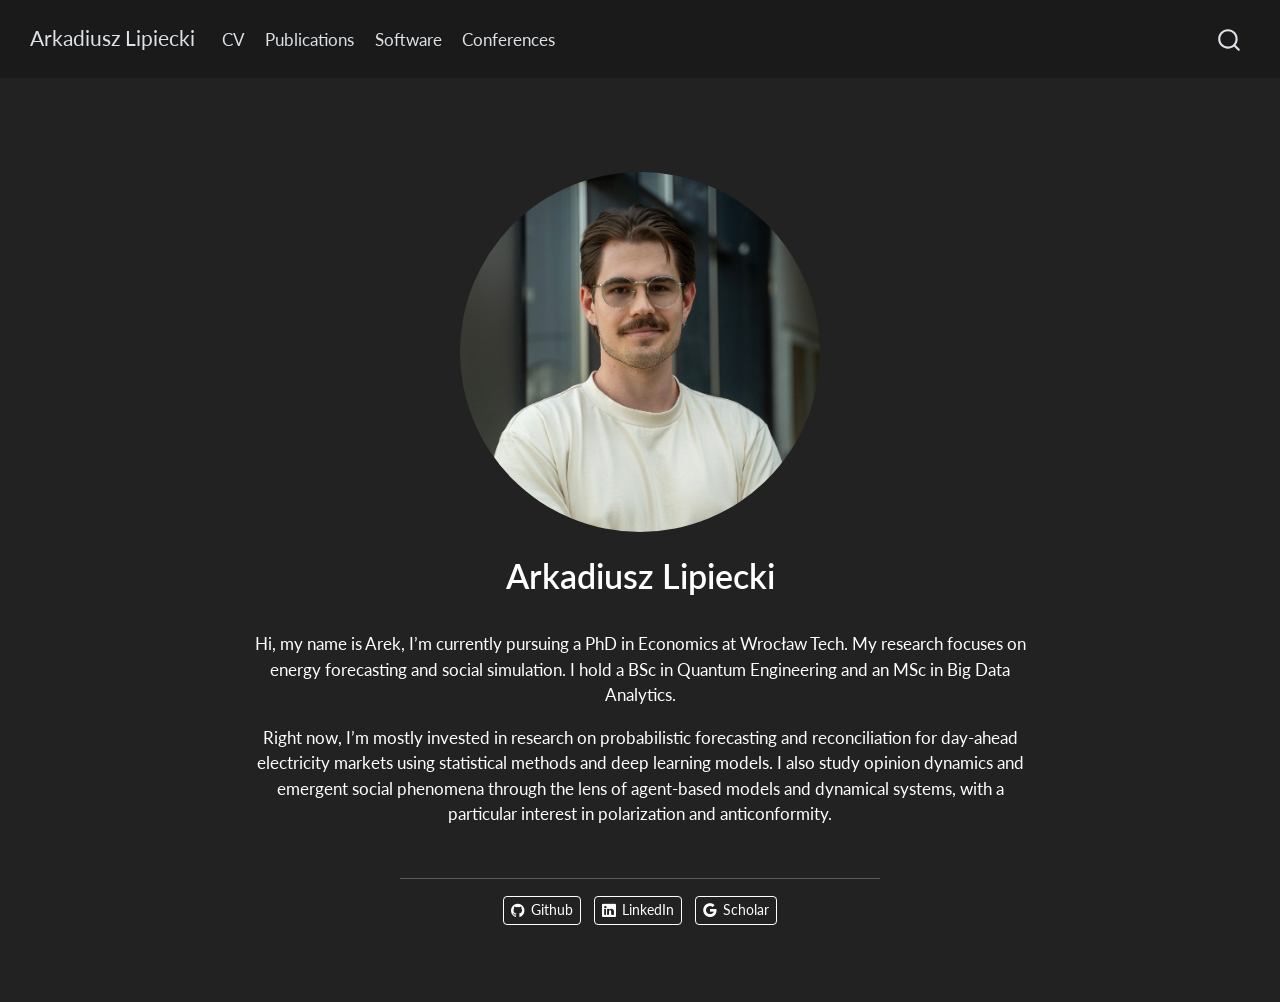
<file: docs/index.html>
<!DOCTYPE html>
<html xmlns="http://www.w3.org/1999/xhtml" lang="en" xml:lang="en"><head>

<meta charset="utf-8">
<meta name="generator" content="quarto-1.10.18">

<meta name="viewport" content="width=device-width, initial-scale=1.0, user-scalable=yes">


<title>Arkadiusz Lipiecki</title>
<style>
/* Default styles provided by pandoc.
** See https://pandoc.org/MANUAL.html#variables-for-html for config info.
*/
span.smallcaps{font-variant: small-caps;}
div.columns{display: flex; gap: 1.5em;}
div.column{flex: auto;}
@media screen {
div.columns{gap: min(4vw, 1.5em);}
div.column{overflow-x: auto;}
}
div.hanging-indent{margin-left: 1.5em; text-indent: -1.5em;}
ul.task-list{list-style: none;}
ul.task-list li input[type="checkbox"] {
  width: 0.8em;
  margin: 0 0.8em 0.2em -1em; /* quarto-specific, see https://github.com/quarto-dev/quarto-cli/issues/4556 */ 
  vertical-align: middle;
}
</style>


<script src="site_libs/quarto-nav/quarto-nav.js"></script>
<script src="site_libs/quarto-nav/headroom.min.js"></script>
<script src="site_libs/clipboard/clipboard.min.js"></script>
<script src="site_libs/quarto-search/autocomplete.umd.js"></script>
<script src="site_libs/quarto-search/fuse.min.js"></script>
<script src="site_libs/quarto-search/quarto-search.js"></script>
<meta name="quarto:offset" content="./">
<script src="site_libs/quarto-html/quarto.js" type="module"></script>
<script src="site_libs/quarto-html/tabsets/tabsets.js" type="module"></script>
<script src="site_libs/quarto-html/popper.min.js"></script>
<script src="site_libs/quarto-html/tippy.umd.min.js"></script>
<link href="site_libs/quarto-html/tippy.css" rel="stylesheet">
<link href="site_libs/quarto-html/quarto-syntax-highlighting-dark-b85bc7c33db8c58e0ec93c3465666fed.css" rel="stylesheet" id="quarto-text-highlighting-styles">
<script src="site_libs/bootstrap/bootstrap.min.js"></script>
<link href="site_libs/bootstrap/bootstrap-icons.css" rel="stylesheet">
<link href="site_libs/bootstrap/bootstrap-2cc51f2c9f0196e06c78b1da95ca0432.min.css" rel="stylesheet" append-hash="true" id="quarto-bootstrap" data-mode="dark">
<script id="quarto-search-options" type="application/json">{
  "location": "navbar",
  "copy-button": false,
  "collapse-after": 3,
  "panel-placement": "end",
  "type": "overlay",
  "limit": 50,
  "keyboard-shortcut": [
    "f",
    "/",
    "s"
  ],
  "show-item-context": false,
  "language": {
    "search-no-results-text": "No results",
    "search-matching-documents-text": "matching documents",
    "search-copy-link-title": "Copy link to search",
    "search-hide-matches-text": "Hide additional matches",
    "search-more-match-text": "more match in this document",
    "search-more-matches-text": "more matches in this document",
    "search-clear-button-title": "Clear",
    "search-text-placeholder": "",
    "search-detached-cancel-button-title": "Cancel",
    "search-submit-button-title": "Submit",
    "search-label": "Search"
  }
}</script>


<link rel="stylesheet" href="styles.css">
</head>

<body class="nav-fixed fullcontent quarto-light">

<div id="quarto-search-results"></div>
  <header id="quarto-header" class="headroom fixed-top">
    <nav class="navbar navbar-expand-lg " data-bs-theme="dark">
      <div class="navbar-container container-fluid">
      <div class="navbar-brand-container mx-auto">
    <a class="navbar-brand" href="./index.html">
    <span class="navbar-title">Arkadiusz Lipiecki</span>
    </a>
  </div>
            <div id="quarto-search" class="" title="Search"></div>
          <button class="navbar-toggler" type="button" data-bs-toggle="collapse" data-bs-target="#navbarCollapse" aria-controls="navbarCollapse" role="menu" aria-expanded="false" aria-label="Toggle navigation" onclick="if (window.quartoToggleHeadroom) { window.quartoToggleHeadroom(); }">
  <span class="navbar-toggler-icon"></span>
</button>
          <div class="collapse navbar-collapse" id="navbarCollapse">
            <ul class="navbar-nav navbar-nav-scroll me-auto">
  <li class="nav-item">
    <a class="nav-link" href="./cv.html"> 
<span class="menu-text">CV</span></a>
  </li>  
  <li class="nav-item">
    <a class="nav-link" href="./pubs.html"> 
<span class="menu-text">Publications</span></a>
  </li>  
  <li class="nav-item">
    <a class="nav-link" href="./software.html"> 
<span class="menu-text">Software</span></a>
  </li>  
  <li class="nav-item">
    <a class="nav-link" href="./confs.html"> 
<span class="menu-text">Conferences</span></a>
  </li>  
</ul>
          </div> <!-- /navcollapse -->
            <div class="quarto-navbar-tools">
</div>
      </div> <!-- /container-fluid -->
    </nav>
</header>
<!-- content -->
<div id="quarto-content" class="quarto-container page-columns page-rows-contents page-layout-article page-navbar">
<!-- sidebar -->
<!-- margin-sidebar -->
    
<!-- main -->
<div class="quarto-about-jolla">
  <img src="content/me.jpg" class="about-image
  round " style="height: 360px; width: 360px;">
 <header id="title-block-header" class="quarto-title-block default">
<div class="quarto-title">
<h1 class="title">Arkadiusz Lipiecki</h1>
</div>
<div class="quarto-title-meta">
  </div>
</header><main class="content" id="quarto-document-content">
<p>Hi, my name is Arek, I’m currently pursuing a PhD in Economics at Wrocław Tech. My research focuses on energy forecasting and social simulation. I hold a BSc in Quantum Engineering and an MSc in Big Data Analytics.</p>
<p>Right now, I’m mostly invested in research on probabilistic forecasting and reconciliation for day-ahead electricity markets using statistical methods and deep learning models. I also study opinion dynamics and emergent social phenomena through the lens of agent-based models and dynamical systems, with a particular interest in polarization and anticonformity.</p>


</main> 
  <hr class="about-sep">
   <div class="about-links">
  <a href="https://github.com/lipiecki" class="about-link" rel="" target="">
    <i class="bi bi-github"></i>
     <span class="about-link-text">Github</span>
  </a>
  <a href="https://linkedin.com/in/arkadiusz-lipiecki" class="about-link" rel="" target="">
    <i class="bi bi-linkedin"></i>
     <span class="about-link-text">LinkedIn</span>
  </a>
  <a href="https://scholar.google.com/citations?user=jI1fr2IAAAAJ&amp;hl=en" class="about-link" rel="" target="">
    <i class="bi bi-google"></i>
     <span class="about-link-text">Scholar</span>
  </a>
</div>
</div>
 <!-- /main -->
<script id="quarto-html-after-body" type="application/javascript">
  window.document.addEventListener("DOMContentLoaded", function (event) {
    const isCodeAnnotation = (el) => {
      for (const clz of el.classList) {
        if (clz.startsWith('code-annotation-')) {                     
          return true;
        }
      }
      return false;
    }
    const onCopySuccess = function(e) {
      // button target
      const button = e.trigger;
      // don't keep focus
      button.blur();
      // flash "checked"
      button.classList.add('code-copy-button-checked');
      var currentTitle = button.getAttribute("title");
      button.setAttribute("title", "Copied!");
      let tooltip;
      if (window.bootstrap) {
        button.setAttribute("data-bs-toggle", "tooltip");
        button.setAttribute("data-bs-placement", "left");
        button.setAttribute("data-bs-title", "Copied!");
        tooltip = new bootstrap.Tooltip(button, 
          { trigger: "manual", 
            customClass: "code-copy-button-tooltip",
            offset: [0, -8]});
        tooltip.show();    
      }
      setTimeout(function() {
        if (tooltip) {
          tooltip.hide();
          button.removeAttribute("data-bs-title");
          button.removeAttribute("data-bs-toggle");
          button.removeAttribute("data-bs-placement");
        }
        button.setAttribute("title", currentTitle);
        button.classList.remove('code-copy-button-checked');
      }, 1000);
      // clear code selection
      e.clearSelection();
    }
    const getTextToCopy = function(trigger) {
      const outerScaffold = trigger.parentElement.cloneNode(true);
      const codeEl = outerScaffold.querySelector('code');
      for (const childEl of codeEl.children) {
        if (isCodeAnnotation(childEl)) {
          childEl.remove();
        }
      }
      return codeEl.innerText;
    }
    const clipboard = new window.ClipboardJS('.code-copy-button:not([data-in-quarto-modal])', {
      text: getTextToCopy
    });
    clipboard.on('success', onCopySuccess);
    if (window.document.getElementById('quarto-embedded-source-code-modal')) {
      const clipboardModal = new window.ClipboardJS('.code-copy-button[data-in-quarto-modal]', {
        text: getTextToCopy,
        container: window.document.getElementById('quarto-embedded-source-code-modal')
      });
      clipboardModal.on('success', onCopySuccess);
    }
      var localhostRegex = new RegExp(/^(?:http|https):\/\/localhost\:?[0-9]*\//);
      var mailtoRegex = new RegExp(/^mailto:/);
        var filterRegex = new RegExp('/' + window.location.host + '/');
      var isInternal = (href) => {
          return filterRegex.test(href) || localhostRegex.test(href) || mailtoRegex.test(href);
      }
      // Inspect non-navigation links and adorn them if external
     var links = window.document.querySelectorAll('a[href]:not(.nav-link):not(.navbar-brand):not(.toc-action):not(.sidebar-link):not(.sidebar-item-toggle):not(.pagination-link):not(.no-external):not([aria-hidden]):not(.dropdown-item):not(.quarto-navigation-tool):not(.about-link)');
      for (var i=0; i<links.length; i++) {
        const link = links[i];
        if (!isInternal(link.href)) {
          // undo the damage that might have been done by quarto-nav.js in the case of
          // links that we want to consider external
          if (link.dataset.originalHref !== undefined) {
            link.href = link.dataset.originalHref;
          }
        }
      }
    function tippyHover(el, contentFn, onTriggerFn, onUntriggerFn) {
      const config = {
        allowHTML: true,
        maxWidth: 500,
        delay: 100,
        arrow: false,
        appendTo: function(el) {
            return el.parentElement;
        },
        interactive: true,
        interactiveBorder: 10,
        theme: 'quarto',
        placement: 'bottom-start',
      };
      if (contentFn) {
        config.content = contentFn;
      }
      if (onTriggerFn) {
        config.onTrigger = onTriggerFn;
      }
      if (onUntriggerFn) {
        config.onUntrigger = onUntriggerFn;
      }
      window.tippy(el, config); 
    }
    const noterefs = window.document.querySelectorAll('a[role="doc-noteref"]');
    for (var i=0; i<noterefs.length; i++) {
      const ref = noterefs[i];
      tippyHover(ref, function() {
        // use id or data attribute instead here
        let href = ref.getAttribute('data-footnote-href') || ref.getAttribute('href');
        try { href = new URL(href).hash; } catch {}
        const id = href.replace(/^#\/?/, "");
        const note = window.document.getElementById(id);
        if (note) {
          return note.innerHTML;
        } else {
          return "";
        }
      });
    }
    const xrefs = window.document.querySelectorAll('a.quarto-xref');
    const processXRef = (id, note) => {
      // Strip column container classes
      const stripColumnClz = (el) => {
        el.classList.remove("page-full", "page-columns");
        if (el.children) {
          for (const child of el.children) {
            stripColumnClz(child);
          }
        }
      }
      stripColumnClz(note)
      if (id === null || id.startsWith('sec-')) {
        // Special case sections, only their first couple elements
        const container = document.createElement("div");
        if (note.children && note.children.length > 2) {
          container.appendChild(note.children[0].cloneNode(true));
          for (let i = 1; i < note.children.length; i++) {
            const child = note.children[i];
            if (child.tagName === "P" && child.innerText === "") {
              continue;
            } else {
              container.appendChild(child.cloneNode(true));
              break;
            }
          }
          if (window.Quarto?.typesetMath) {
            window.Quarto.typesetMath(container);
          }
          return container.innerHTML
        } else {
          if (window.Quarto?.typesetMath) {
            window.Quarto.typesetMath(note);
          }
          return note.innerHTML;
        }
      } else {
        // Remove any anchor links if they are present
        const anchorLink = note.querySelector('a.anchorjs-link');
        if (anchorLink) {
          anchorLink.remove();
        }
        if (window.Quarto?.typesetMath) {
          window.Quarto.typesetMath(note);
        }
        if (note.classList.contains("callout")) {
          return note.outerHTML;
        } else {
          return note.innerHTML;
        }
      }
    }
    for (var i=0; i<xrefs.length; i++) {
      const xref = xrefs[i];
      tippyHover(xref, undefined, function(instance) {
        instance.disable();
        let url = xref.getAttribute('href');
        let hash = undefined; 
        if (url.startsWith('#')) {
          hash = url;
        } else {
          try { hash = new URL(url).hash; } catch {}
        }
        if (hash) {
          const id = hash.replace(/^#\/?/, "");
          const note = window.document.getElementById(id);
          if (note !== null) {
            try {
              const html = processXRef(id, note.cloneNode(true));
              instance.setContent(html);
            } finally {
              instance.enable();
              instance.show();
            }
          } else {
            // See if we can fetch this
            fetch(url.split('#')[0])
            .then(res => res.text())
            .then(html => {
              const parser = new DOMParser();
              const htmlDoc = parser.parseFromString(html, "text/html");
              const note = htmlDoc.getElementById(id);
              if (note !== null) {
                const html = processXRef(id, note);
                instance.setContent(html);
              } 
            }).finally(() => {
              instance.enable();
              instance.show();
            });
          }
        } else {
          // See if we can fetch a full url (with no hash to target)
          // This is a special case and we should probably do some content thinning / targeting
          fetch(url)
          .then(res => res.text())
          .then(html => {
            const parser = new DOMParser();
            const htmlDoc = parser.parseFromString(html, "text/html");
            const note = htmlDoc.querySelector('main.content');
            if (note !== null) {
              // This should only happen for chapter cross references
              // (since there is no id in the URL)
              // remove the first header
              if (note.children.length > 0 && note.children[0].tagName === "HEADER") {
                note.children[0].remove();
              }
              const html = processXRef(null, note);
              instance.setContent(html);
            } 
          }).finally(() => {
            instance.enable();
            instance.show();
          });
        }
      }, function(instance) {
      });
    }
        let selectedAnnoteEl;
        const selectorForAnnotation = ( cell, annotation) => {
          let cellAttr = 'data-code-cell="' + cell + '"';
          let lineAttr = 'data-code-annotation="' +  annotation + '"';
          const selector = 'span[' + cellAttr + '][' + lineAttr + ']';
          return selector;
        }
        const selectCodeLines = (annoteEl) => {
          const doc = window.document;
          const targetCell = annoteEl.getAttribute("data-target-cell");
          const targetAnnotation = annoteEl.getAttribute("data-target-annotation");
          const annoteSpan = window.document.querySelector(selectorForAnnotation(targetCell, targetAnnotation));
          const lines = annoteSpan.getAttribute("data-code-lines").split(",");
          const lineIds = lines.map((line) => {
            return targetCell + "-" + line;
          })
          let top = null;
          let height = null;
          let parent = null;
          if (lineIds.length > 0) {
              //compute the position of the single el (top and bottom and make a div)
              const el = window.document.getElementById(lineIds[0]);
              top = el.offsetTop;
              height = el.offsetHeight;
              parent = el.parentElement.parentElement;
            if (lineIds.length > 1) {
              const lastEl = window.document.getElementById(lineIds[lineIds.length - 1]);
              const bottom = lastEl.offsetTop + lastEl.offsetHeight;
              height = bottom - top;
            }
            if (top !== null && height !== null && parent !== null) {
              // cook up a div (if necessary) and position it 
              let div = window.document.getElementById("code-annotation-line-highlight");
              if (div === null) {
                div = window.document.createElement("div");
                div.setAttribute("id", "code-annotation-line-highlight");
                div.style.position = 'absolute';
                parent.appendChild(div);
              }
              div.style.top = top - 2 + "px";
              div.style.height = height + 4 + "px";
              div.style.left = 0;
              let gutterDiv = window.document.getElementById("code-annotation-line-highlight-gutter");
              if (gutterDiv === null) {
                gutterDiv = window.document.createElement("div");
                gutterDiv.setAttribute("id", "code-annotation-line-highlight-gutter");
                gutterDiv.style.position = 'absolute';
                const codeCell = window.document.getElementById(targetCell);
                const gutter = codeCell.querySelector('.code-annotation-gutter');
                gutter.appendChild(gutterDiv);
              }
              gutterDiv.style.top = top - 2 + "px";
              gutterDiv.style.height = height + 4 + "px";
            }
            selectedAnnoteEl = annoteEl;
          }
        };
        const unselectCodeLines = () => {
          const elementsIds = ["code-annotation-line-highlight", "code-annotation-line-highlight-gutter"];
          elementsIds.forEach((elId) => {
            const div = window.document.getElementById(elId);
            if (div) {
              div.remove();
            }
          });
          selectedAnnoteEl = undefined;
        };
          // Handle positioning of the toggle
      window.addEventListener(
        "resize",
        throttle(() => {
          elRect = undefined;
          if (selectedAnnoteEl) {
            selectCodeLines(selectedAnnoteEl);
          }
        }, 10)
      );
      function throttle(fn, ms) {
      let throttle = false;
      let timer;
        return (...args) => {
          if(!throttle) { // first call gets through
              fn.apply(this, args);
              throttle = true;
          } else { // all the others get throttled
              if(timer) clearTimeout(timer); // cancel #2
              timer = setTimeout(() => {
                fn.apply(this, args);
                timer = throttle = false;
              }, ms);
          }
        };
      }
        // Attach click handler to the DT
        const annoteDls = window.document.querySelectorAll('dt[data-target-cell]');
        for (const annoteDlNode of annoteDls) {
          annoteDlNode.addEventListener('click', (event) => {
            const clickedEl = event.target;
            if (clickedEl !== selectedAnnoteEl) {
              unselectCodeLines();
              const activeEl = window.document.querySelector('dt[data-target-cell].code-annotation-active');
              if (activeEl) {
                activeEl.classList.remove('code-annotation-active');
              }
              selectCodeLines(clickedEl);
              clickedEl.classList.add('code-annotation-active');
            } else {
              // Unselect the line
              unselectCodeLines();
              clickedEl.classList.remove('code-annotation-active');
            }
          });
        }
    const findCites = (el) => {
      const parentEl = el.parentElement;
      if (parentEl) {
        const cites = parentEl.dataset.cites;
        if (cites) {
          return {
            el,
            cites: cites.split(' ')
          };
        } else {
          return findCites(el.parentElement)
        }
      } else {
        return undefined;
      }
    };
    var bibliorefs = window.document.querySelectorAll('a[role="doc-biblioref"]');
    for (var i=0; i<bibliorefs.length; i++) {
      const ref = bibliorefs[i];
      const citeInfo = findCites(ref);
      if (citeInfo) {
        tippyHover(citeInfo.el, function() {
          var popup = window.document.createElement('div');
          citeInfo.cites.forEach(function(cite) {
            var citeDiv = window.document.createElement('div');
            citeDiv.classList.add('hanging-indent');
            citeDiv.classList.add('csl-entry');
            var biblioDiv = window.document.getElementById('ref-' + cite);
            if (biblioDiv) {
              citeDiv.innerHTML = biblioDiv.innerHTML;
            }
            popup.appendChild(citeDiv);
          });
          return popup.innerHTML;
        });
      }
    }
  });
  </script>
</div> <!-- /content -->




</body></html>
</file>
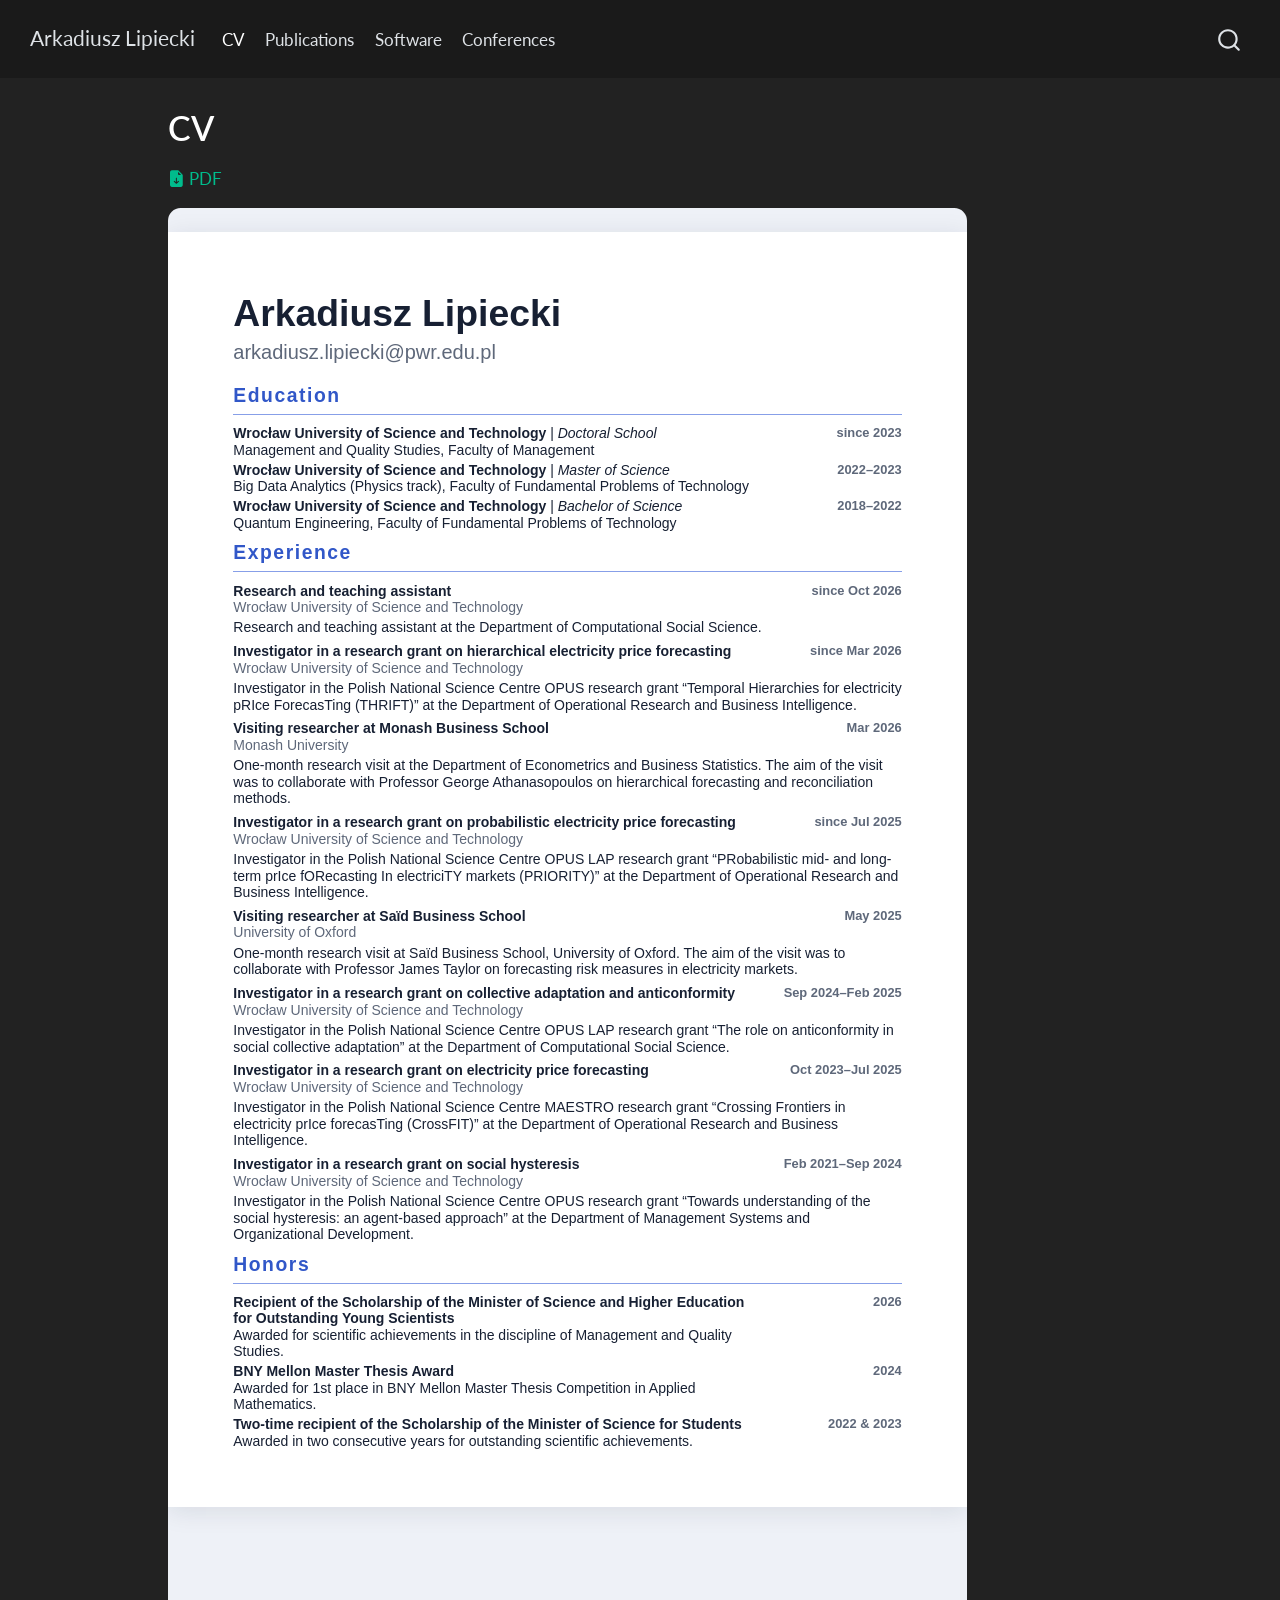
<file: docs/cv.html>
<!DOCTYPE html>
<html xmlns="http://www.w3.org/1999/xhtml" lang="en" xml:lang="en"><head>

<meta charset="utf-8">
<meta name="generator" content="quarto-1.10.18">

<meta name="viewport" content="width=device-width, initial-scale=1.0, user-scalable=yes">


<title>CV – Arkadiusz Lipiecki</title>
<style>
/* Default styles provided by pandoc.
** See https://pandoc.org/MANUAL.html#variables-for-html for config info.
*/
span.smallcaps{font-variant: small-caps;}
div.columns{display: flex; gap: 1.5em;}
div.column{flex: auto;}
@media screen {
div.columns{gap: min(4vw, 1.5em);}
div.column{overflow-x: auto;}
}
div.hanging-indent{margin-left: 1.5em; text-indent: -1.5em;}
ul.task-list{list-style: none;}
ul.task-list li input[type="checkbox"] {
  width: 0.8em;
  margin: 0 0.8em 0.2em -1em; /* quarto-specific, see https://github.com/quarto-dev/quarto-cli/issues/4556 */ 
  vertical-align: middle;
}
</style>


<script src="site_libs/quarto-nav/quarto-nav.js"></script>
<script src="site_libs/quarto-nav/headroom.min.js"></script>
<script src="site_libs/clipboard/clipboard.min.js"></script>
<script src="site_libs/quarto-search/autocomplete.umd.js"></script>
<script src="site_libs/quarto-search/fuse.min.js"></script>
<script src="site_libs/quarto-search/quarto-search.js"></script>
<meta name="quarto:offset" content="./">
<script src="site_libs/quarto-html/quarto.js" type="module"></script>
<script src="site_libs/quarto-html/tabsets/tabsets.js" type="module"></script>
<script src="site_libs/quarto-html/popper.min.js"></script>
<script src="site_libs/quarto-html/tippy.umd.min.js"></script>
<script src="site_libs/quarto-html/anchor.min.js"></script>
<link href="site_libs/quarto-html/tippy.css" rel="stylesheet">
<link href="site_libs/quarto-html/quarto-syntax-highlighting-dark-b85bc7c33db8c58e0ec93c3465666fed.css" rel="stylesheet" id="quarto-text-highlighting-styles">
<script src="site_libs/bootstrap/bootstrap.min.js"></script>
<link href="site_libs/bootstrap/bootstrap-icons.css" rel="stylesheet">
<link href="site_libs/bootstrap/bootstrap-2cc51f2c9f0196e06c78b1da95ca0432.min.css" rel="stylesheet" append-hash="true" id="quarto-bootstrap" data-mode="dark">
<script id="quarto-search-options" type="application/json">{
  "location": "navbar",
  "copy-button": false,
  "collapse-after": 3,
  "panel-placement": "end",
  "type": "overlay",
  "limit": 50,
  "keyboard-shortcut": [
    "f",
    "/",
    "s"
  ],
  "show-item-context": false,
  "language": {
    "search-no-results-text": "No results",
    "search-matching-documents-text": "matching documents",
    "search-copy-link-title": "Copy link to search",
    "search-hide-matches-text": "Hide additional matches",
    "search-more-match-text": "more match in this document",
    "search-more-matches-text": "more matches in this document",
    "search-clear-button-title": "Clear",
    "search-text-placeholder": "",
    "search-detached-cancel-button-title": "Cancel",
    "search-submit-button-title": "Submit",
    "search-label": "Search"
  }
}</script>


<link rel="stylesheet" href="styles.css">
</head>

<body class="nav-fixed quarto-light">

<div id="quarto-search-results"></div>
  <header id="quarto-header" class="headroom fixed-top">
    <nav class="navbar navbar-expand-lg " data-bs-theme="dark">
      <div class="navbar-container container-fluid">
      <div class="navbar-brand-container mx-auto">
    <a class="navbar-brand" href="./index.html">
    <span class="navbar-title">Arkadiusz Lipiecki</span>
    </a>
  </div>
            <div id="quarto-search" class="" title="Search"></div>
          <button class="navbar-toggler" type="button" data-bs-toggle="collapse" data-bs-target="#navbarCollapse" aria-controls="navbarCollapse" role="menu" aria-expanded="false" aria-label="Toggle navigation" onclick="if (window.quartoToggleHeadroom) { window.quartoToggleHeadroom(); }">
  <span class="navbar-toggler-icon"></span>
</button>
          <div class="collapse navbar-collapse" id="navbarCollapse">
            <ul class="navbar-nav navbar-nav-scroll me-auto">
  <li class="nav-item">
    <a class="nav-link active" href="./cv.html" aria-current="page"> 
<span class="menu-text">CV</span></a>
  </li>  
  <li class="nav-item">
    <a class="nav-link" href="./pubs.html"> 
<span class="menu-text">Publications</span></a>
  </li>  
  <li class="nav-item">
    <a class="nav-link" href="./software.html"> 
<span class="menu-text">Software</span></a>
  </li>  
  <li class="nav-item">
    <a class="nav-link" href="./confs.html"> 
<span class="menu-text">Conferences</span></a>
  </li>  
</ul>
          </div> <!-- /navcollapse -->
            <div class="quarto-navbar-tools">
</div>
      </div> <!-- /container-fluid -->
    </nav>
</header>
<!-- content -->
<div id="quarto-content" class="quarto-container page-columns page-rows-contents page-layout-article page-navbar">
<!-- sidebar -->
<!-- margin-sidebar -->
    <div id="quarto-margin-sidebar" class="sidebar margin-sidebar zindex-bottom">
        
    </div>
<!-- main -->
<main class="content" id="quarto-document-content">

<header id="title-block-header" class="quarto-title-block default">
<div class="quarto-title">
<h1 class="title">CV</h1>
</div>



<div class="quarto-title-meta">

    
  
    
  </div>
  


</header>


<p><a id="cv-pdf-download" href="#" style="text-decoration: none;" class="bi bi-file-earmark-arrow-down-fill"> PDF</a></p>
<script type="text/plain" id="cv-document-styles">
/* COLORS */
:root {
  --accent: #3157c8;
  --ink: #172033;
  --muted: #5e687a;
  --rule: #879fe8;
}

/* PAGE */
* {
  box-sizing: border-box;
}

html {
  background: #eef1f7;
}

body {
  margin: 0;
  color: var(--ink);
  font-family: "Helvetica Neue", Arial, sans-serif;
  font-size: 10.5pt;
  line-height: 1.18;
}

main.content {
  max-width: 8.5in;
  min-height: 11in;
  margin: 1.5rem auto;
  padding: 0.62in 0.68in 0.56in;
  background: #fff;
  box-shadow: 0 4px 24px rgb(23 32 51 / 10%);
}

#title-block-header {
  display: none;
}

/* HEADER */
.cv-name {
  margin: 0;
  font-size: 28pt;
  line-height: 1.14;
  font-weight: 700;
}

.cv-contact {
  margin: 0.3em 0 1.05em;
  font-size: 15pt;
  line-height: 1.2;
}

a {
  color: inherit;
  text-decoration: none;
}

a:hover,
a:focus {
  text-decoration: underline;
}

.cv-contact a {
  color: var(--muted);
}

/* SECTIONS */
.cv-section {
  margin-top: 0.78em;
}

.cv-section h2 {
  margin: 0 0 0.52em;
  padding-bottom: 0.34em;
  border-bottom: 0.8pt solid var(--rule);
  color: var(--accent);
  font-size: 14.5pt;
  line-height: 1.17;
  font-weight: 700;
  letter-spacing: 0.08em;
}

.entry {
  display: grid;
  grid-template-columns: minmax(0, 1fr) 8.5em;
  column-gap: 1.2em;
  margin-bottom: 0.25em;
  break-inside: avoid;
}

.entry-main {
  min-width: 0;
}

.entry-title {
  font-weight: 700;
}

.entry-detail {
  color: var(--muted);
}

.entry-subtitle {
  font-style: italic;
}

.entry-date {
  color: var(--muted);
  font-size: 0.92em;
  font-weight: 700;
  text-align: right;
  white-space: nowrap;
}

/* ENTRY SPACING */
.research {
  margin-bottom: 0.52em;
}

.research .description {
  grid-column: 1 / -1;
  margin-top: 0.28em;
}

.page-break {
  break-before: page;
  margin-top: 2.2em;
}

/* SMALL SCREEN */
@media (max-width: 680px) {
  main.content {
    width: 100%;
    min-height: auto;
    margin: 0;
    padding: 2rem 1.25rem;
    box-shadow: none;
  }

  .entry {
    grid-template-columns: 1fr;
    row-gap: 0.15em;
  }

  .entry-date {
    grid-row: auto;
    text-align: left;
  }

  .research .description {
    grid-column: 1;
  }
}

/* PRINT */
@media print {
  @page {
    size: letter;
    margin: 0.62in 0.68in 0.56in;
  }

  html {
    background: #fff;
  }

  body {
    print-color-adjust: exact;
    -webkit-print-color-adjust: exact;
  }

  main.content {
    width: 8.5in;
    max-width: none;
    margin: 0;
    box-shadow: none;
  }

  .page-break {
    margin-top: 0;
  }
}
</script>
<iframe id="cv-frame" title="CV Arkadiusz Lipiecki" sandbox="allow-same-origin allow-popups allow-popups-to-escape-sandbox allow-modals" style="display: block; width: 100%; min-height: 70vh; border: 0; border-radius: 0.75rem;"></iframe>

<template id="cv-document-template">
<main class="content">
<h1 class="cv-name">Arkadiusz Lipiecki</h1>
<p class="cv-contact">
  <a href="mailto:arkadiusz.lipiecki@pwr.edu.pl">arkadiusz.lipiecki@pwr.edu.pl</a>
</p>

<section class="cv-section">
  <h2>Education</h2>
  <div class="entry">
    <div class="entry-main">
      <span class="entry-title">Wrocław University of Science and Technology</span> | <span class="entry-subtitle">Doctoral School</span>
      <br>Management and Quality Studies, Faculty of Management
    </div>
    <div class="entry-date">since 2023</div>
  </div>

  <div class="entry">
    <div class="entry-main">
      <span class="entry-title">Wrocław University of Science and Technology</span> | <span class="entry-subtitle">Master of Science</span>
      <br>Big Data Analytics (Physics track), Faculty of Fundamental Problems of Technology
    </div>
    <div class="entry-date">2022–2023</div>
  </div>

  <div class="entry">
    <div class="entry-main">
      <span class="entry-title">Wrocław University of Science and Technology</span> | <span class="entry-subtitle">Bachelor of Science</span>
      <br>Quantum Engineering, Faculty of Fundamental Problems of Technology
    </div>
    <div class="entry-date">2018–2022</div>
  </div>
</section>

<section class="cv-section">
  <h2>Experience</h2>

  <div class="entry research">
    <div class="entry-main">
      <span class="entry-title">Research and teaching assistant</span>
      <br>
      <span class="entry-detail">Wrocław University of Science and Technology</span>
    </div>
    <div class="entry-date">since Oct 2026</div>
    <div class="description">Research and teaching assistant at the Department of Computational Social Science.
    </div>
  </div>

  <div class="entry research">
    <div class="entry-main">
      <span class="entry-title">Investigator in a research grant on hierarchical electricity price forecasting</span>
      <br>
      <span class="entry-detail">Wrocław University of Science and Technology</span>
    </div>
    <div class="entry-date">since Mar 2026</div>
    <div class="description">Investigator in the Polish National Science Centre OPUS research grant “Temporal Hierarchies for electricity pRIce ForecasTing (THRIFT)” at the Department of Operational Research and Business Intelligence.
    </div>
  </div>

  <div class="entry research">
    <div class="entry-main">
      <span class="entry-title">Visiting researcher at Monash Business School</span>
      <br>
      <span class="entry-detail">Monash University</span>
    </div>
    <div class="entry-date">Mar 2026</div>
    <div class="description">One-month research visit at the Department of Econometrics and Business Statistics. The aim of the visit was to collaborate with Professor George Athanasopoulos on hierarchical forecasting and reconciliation methods.
    </div>
  </div>

  <div class="entry research">
    <div class="entry-main">
      <span class="entry-title">Investigator in a research grant on probabilistic electricity price forecasting</span>
      <br>
      <span class="entry-detail">Wrocław University of Science and Technology</span>
    </div>
    <div class="entry-date">since Jul 2025</div>
    <div class="description">Investigator in the Polish National Science Centre OPUS LAP research grant “PRobabilistic mid- and long-term prIce fORecasting In electriciTY markets (PRIORITY)” at the Department of Operational Research and Business Intelligence.
    </div>
  </div>

  <div class="entry research">
    <div class="entry-main">
      <span class="entry-title">Visiting researcher at Saïd Business School</span>
      <br>
      <span class="entry-detail">University of Oxford</span>
    </div>
    <div class="entry-date">May 2025</div>
    <div class="description">One-month research visit at Saïd Business School, University of Oxford. The aim of the visit was to collaborate with Professor James Taylor on forecasting risk measures in electricity markets.
    </div>
  </div>

  <div class="entry research">
    <div class="entry-main">
      <span class="entry-title">Investigator in a research grant on collective adaptation and anticonformity</span>
      <br>
      <span class="entry-detail">Wrocław University of Science and Technology</span>
    </div>
    <div class="entry-date">Sep 2024–Feb 2025</div>
    <div class="description">Investigator in the Polish National Science Centre OPUS LAP research grant “The role on anticonformity in social collective adaptation” at the Department of Computational Social Science.
    </div>
  </div>

  <div class="entry research">
    <div class="entry-main">
      <span class="entry-title">Investigator in a research grant on electricity price forecasting</span>
      <br>
      <span class="entry-detail">Wrocław University of Science and Technology</span>
    </div>
    <div class="entry-date">Oct 2023–Jul 2025</div>
    <div class="description">Investigator in the Polish National Science Centre MAESTRO research grant “Crossing Frontiers in electricity prIce forecasTing (CrossFIT)” at the Department of Operational Research and Business Intelligence.
    </div>
  </div>

  <div class="entry research">
    <div class="entry-main">
      <span class="entry-title">Investigator in a research grant on social hysteresis</span>
      <br>
      <span class="entry-detail">Wrocław University of Science and Technology</span>
    </div>
    <div class="entry-date">Feb 2021–Sep 2024</div>
    <div class="description">Investigator in the Polish National Science Centre OPUS research grant “Towards understanding of the social hysteresis: an agent-based approach” at the Department of Management Systems and Organizational Development.
    </div>
  </div>
</section>

<section class="cv-section">
  <h2>Honors</h2>
  <div class="entry">
    <div class="entry-main">
      <span class="entry-title">Recipient of the Scholarship of the Minister of Science and Higher Education for Outstanding Young Scientists</span>
      <br>Awarded for scientific achievements in the discipline of Management and Quality Studies.
    </div>
  <div class="entry-date">2026</div>
  </div>

  <div class="entry">
    <div class="entry-main">
      <span class="entry-title">BNY Mellon Master Thesis Award</span>
      <br>Awarded for 1st place in BNY Mellon Master Thesis Competition in Applied Mathematics.
    </div>
    <div class="entry-date">2024</div>
  </div>

  <div class="entry">
    <div class="entry-main">
      <span class="entry-title">Two-time recipient of the Scholarship of the Minister of Science for Students</span>
      <br>Awarded in two consecutive years for outstanding scientific achievements.
    </div>
  <div class="entry-date">2022 &amp; 2023</div>
  </div>
</section>
</main>
</template>

<script>
(() => {
  const frame = document.getElementById("cv-frame");
  const styles = document.getElementById("cv-document-styles").textContent;
  const content = document.getElementById("cv-document-template").innerHTML;
  const pdfDownload = document.getElementById("cv-pdf-download");

  const standaloneDocument = [
    "<!doctype html>",
    '<html lang="en">',
    "<head>",
    '<meta charset="utf-8">',
    '<meta name="viewport" content="width=device-width, initial-scale=1">',
    "<title>CV-Arkadiusz-Lipiecki</title>",
    '<base target="_blank">',
    `<style>${styles}</style>`,
    "</head>",
    "<body>",
    content,
    "</body>",
    "</html>"
  ].join("");

  frame.addEventListener("load", () => {
    const resizeFrame = () => {
      const documentHeight = frame.contentDocument.documentElement.scrollHeight;
      frame.style.height = `${documentHeight}px`;
    };

    resizeFrame();
    new ResizeObserver(resizeFrame).observe(frame.contentDocument.documentElement);
  });

  pdfDownload.addEventListener("click", (event) => {
    event.preventDefault();
    frame.contentWindow.focus();
    frame.contentWindow.print();
  });

  frame.srcdoc = standaloneDocument;
})();
</script>



</main> <!-- /main -->
<script id="quarto-html-after-body" type="application/javascript">
  window.document.addEventListener("DOMContentLoaded", function (event) {
    const icon = "";
    const anchorJS = new window.AnchorJS();
    anchorJS.options = {
      placement: 'right',
      icon: icon
    };
    anchorJS.add('.anchored');
    const isCodeAnnotation = (el) => {
      for (const clz of el.classList) {
        if (clz.startsWith('code-annotation-')) {                     
          return true;
        }
      }
      return false;
    }
    const onCopySuccess = function(e) {
      // button target
      const button = e.trigger;
      // don't keep focus
      button.blur();
      // flash "checked"
      button.classList.add('code-copy-button-checked');
      var currentTitle = button.getAttribute("title");
      button.setAttribute("title", "Copied!");
      let tooltip;
      if (window.bootstrap) {
        button.setAttribute("data-bs-toggle", "tooltip");
        button.setAttribute("data-bs-placement", "left");
        button.setAttribute("data-bs-title", "Copied!");
        tooltip = new bootstrap.Tooltip(button, 
          { trigger: "manual", 
            customClass: "code-copy-button-tooltip",
            offset: [0, -8]});
        tooltip.show();    
      }
      setTimeout(function() {
        if (tooltip) {
          tooltip.hide();
          button.removeAttribute("data-bs-title");
          button.removeAttribute("data-bs-toggle");
          button.removeAttribute("data-bs-placement");
        }
        button.setAttribute("title", currentTitle);
        button.classList.remove('code-copy-button-checked');
      }, 1000);
      // clear code selection
      e.clearSelection();
    }
    const getTextToCopy = function(trigger) {
      const outerScaffold = trigger.parentElement.cloneNode(true);
      const codeEl = outerScaffold.querySelector('code');
      for (const childEl of codeEl.children) {
        if (isCodeAnnotation(childEl)) {
          childEl.remove();
        }
      }
      return codeEl.innerText;
    }
    const clipboard = new window.ClipboardJS('.code-copy-button:not([data-in-quarto-modal])', {
      text: getTextToCopy
    });
    clipboard.on('success', onCopySuccess);
    if (window.document.getElementById('quarto-embedded-source-code-modal')) {
      const clipboardModal = new window.ClipboardJS('.code-copy-button[data-in-quarto-modal]', {
        text: getTextToCopy,
        container: window.document.getElementById('quarto-embedded-source-code-modal')
      });
      clipboardModal.on('success', onCopySuccess);
    }
      var localhostRegex = new RegExp(/^(?:http|https):\/\/localhost\:?[0-9]*\//);
      var mailtoRegex = new RegExp(/^mailto:/);
        var filterRegex = new RegExp('/' + window.location.host + '/');
      var isInternal = (href) => {
          return filterRegex.test(href) || localhostRegex.test(href) || mailtoRegex.test(href);
      }
      // Inspect non-navigation links and adorn them if external
     var links = window.document.querySelectorAll('a[href]:not(.nav-link):not(.navbar-brand):not(.toc-action):not(.sidebar-link):not(.sidebar-item-toggle):not(.pagination-link):not(.no-external):not([aria-hidden]):not(.dropdown-item):not(.quarto-navigation-tool):not(.about-link)');
      for (var i=0; i<links.length; i++) {
        const link = links[i];
        if (!isInternal(link.href)) {
          // undo the damage that might have been done by quarto-nav.js in the case of
          // links that we want to consider external
          if (link.dataset.originalHref !== undefined) {
            link.href = link.dataset.originalHref;
          }
        }
      }
    function tippyHover(el, contentFn, onTriggerFn, onUntriggerFn) {
      const config = {
        allowHTML: true,
        maxWidth: 500,
        delay: 100,
        arrow: false,
        appendTo: function(el) {
            return el.parentElement;
        },
        interactive: true,
        interactiveBorder: 10,
        theme: 'quarto',
        placement: 'bottom-start',
      };
      if (contentFn) {
        config.content = contentFn;
      }
      if (onTriggerFn) {
        config.onTrigger = onTriggerFn;
      }
      if (onUntriggerFn) {
        config.onUntrigger = onUntriggerFn;
      }
      window.tippy(el, config); 
    }
    const noterefs = window.document.querySelectorAll('a[role="doc-noteref"]');
    for (var i=0; i<noterefs.length; i++) {
      const ref = noterefs[i];
      tippyHover(ref, function() {
        // use id or data attribute instead here
        let href = ref.getAttribute('data-footnote-href') || ref.getAttribute('href');
        try { href = new URL(href).hash; } catch {}
        const id = href.replace(/^#\/?/, "");
        const note = window.document.getElementById(id);
        if (note) {
          return note.innerHTML;
        } else {
          return "";
        }
      });
    }
    const xrefs = window.document.querySelectorAll('a.quarto-xref');
    const processXRef = (id, note) => {
      // Strip column container classes
      const stripColumnClz = (el) => {
        el.classList.remove("page-full", "page-columns");
        if (el.children) {
          for (const child of el.children) {
            stripColumnClz(child);
          }
        }
      }
      stripColumnClz(note)
      if (id === null || id.startsWith('sec-')) {
        // Special case sections, only their first couple elements
        const container = document.createElement("div");
        if (note.children && note.children.length > 2) {
          container.appendChild(note.children[0].cloneNode(true));
          for (let i = 1; i < note.children.length; i++) {
            const child = note.children[i];
            if (child.tagName === "P" && child.innerText === "") {
              continue;
            } else {
              container.appendChild(child.cloneNode(true));
              break;
            }
          }
          if (window.Quarto?.typesetMath) {
            window.Quarto.typesetMath(container);
          }
          return container.innerHTML
        } else {
          if (window.Quarto?.typesetMath) {
            window.Quarto.typesetMath(note);
          }
          return note.innerHTML;
        }
      } else {
        // Remove any anchor links if they are present
        const anchorLink = note.querySelector('a.anchorjs-link');
        if (anchorLink) {
          anchorLink.remove();
        }
        if (window.Quarto?.typesetMath) {
          window.Quarto.typesetMath(note);
        }
        if (note.classList.contains("callout")) {
          return note.outerHTML;
        } else {
          return note.innerHTML;
        }
      }
    }
    for (var i=0; i<xrefs.length; i++) {
      const xref = xrefs[i];
      tippyHover(xref, undefined, function(instance) {
        instance.disable();
        let url = xref.getAttribute('href');
        let hash = undefined; 
        if (url.startsWith('#')) {
          hash = url;
        } else {
          try { hash = new URL(url).hash; } catch {}
        }
        if (hash) {
          const id = hash.replace(/^#\/?/, "");
          const note = window.document.getElementById(id);
          if (note !== null) {
            try {
              const html = processXRef(id, note.cloneNode(true));
              instance.setContent(html);
            } finally {
              instance.enable();
              instance.show();
            }
          } else {
            // See if we can fetch this
            fetch(url.split('#')[0])
            .then(res => res.text())
            .then(html => {
              const parser = new DOMParser();
              const htmlDoc = parser.parseFromString(html, "text/html");
              const note = htmlDoc.getElementById(id);
              if (note !== null) {
                const html = processXRef(id, note);
                instance.setContent(html);
              } 
            }).finally(() => {
              instance.enable();
              instance.show();
            });
          }
        } else {
          // See if we can fetch a full url (with no hash to target)
          // This is a special case and we should probably do some content thinning / targeting
          fetch(url)
          .then(res => res.text())
          .then(html => {
            const parser = new DOMParser();
            const htmlDoc = parser.parseFromString(html, "text/html");
            const note = htmlDoc.querySelector('main.content');
            if (note !== null) {
              // This should only happen for chapter cross references
              // (since there is no id in the URL)
              // remove the first header
              if (note.children.length > 0 && note.children[0].tagName === "HEADER") {
                note.children[0].remove();
              }
              const html = processXRef(null, note);
              instance.setContent(html);
            } 
          }).finally(() => {
            instance.enable();
            instance.show();
          });
        }
      }, function(instance) {
      });
    }
        let selectedAnnoteEl;
        const selectorForAnnotation = ( cell, annotation) => {
          let cellAttr = 'data-code-cell="' + cell + '"';
          let lineAttr = 'data-code-annotation="' +  annotation + '"';
          const selector = 'span[' + cellAttr + '][' + lineAttr + ']';
          return selector;
        }
        const selectCodeLines = (annoteEl) => {
          const doc = window.document;
          const targetCell = annoteEl.getAttribute("data-target-cell");
          const targetAnnotation = annoteEl.getAttribute("data-target-annotation");
          const annoteSpan = window.document.querySelector(selectorForAnnotation(targetCell, targetAnnotation));
          const lines = annoteSpan.getAttribute("data-code-lines").split(",");
          const lineIds = lines.map((line) => {
            return targetCell + "-" + line;
          })
          let top = null;
          let height = null;
          let parent = null;
          if (lineIds.length > 0) {
              //compute the position of the single el (top and bottom and make a div)
              const el = window.document.getElementById(lineIds[0]);
              top = el.offsetTop;
              height = el.offsetHeight;
              parent = el.parentElement.parentElement;
            if (lineIds.length > 1) {
              const lastEl = window.document.getElementById(lineIds[lineIds.length - 1]);
              const bottom = lastEl.offsetTop + lastEl.offsetHeight;
              height = bottom - top;
            }
            if (top !== null && height !== null && parent !== null) {
              // cook up a div (if necessary) and position it 
              let div = window.document.getElementById("code-annotation-line-highlight");
              if (div === null) {
                div = window.document.createElement("div");
                div.setAttribute("id", "code-annotation-line-highlight");
                div.style.position = 'absolute';
                parent.appendChild(div);
              }
              div.style.top = top - 2 + "px";
              div.style.height = height + 4 + "px";
              div.style.left = 0;
              let gutterDiv = window.document.getElementById("code-annotation-line-highlight-gutter");
              if (gutterDiv === null) {
                gutterDiv = window.document.createElement("div");
                gutterDiv.setAttribute("id", "code-annotation-line-highlight-gutter");
                gutterDiv.style.position = 'absolute';
                const codeCell = window.document.getElementById(targetCell);
                const gutter = codeCell.querySelector('.code-annotation-gutter');
                gutter.appendChild(gutterDiv);
              }
              gutterDiv.style.top = top - 2 + "px";
              gutterDiv.style.height = height + 4 + "px";
            }
            selectedAnnoteEl = annoteEl;
          }
        };
        const unselectCodeLines = () => {
          const elementsIds = ["code-annotation-line-highlight", "code-annotation-line-highlight-gutter"];
          elementsIds.forEach((elId) => {
            const div = window.document.getElementById(elId);
            if (div) {
              div.remove();
            }
          });
          selectedAnnoteEl = undefined;
        };
          // Handle positioning of the toggle
      window.addEventListener(
        "resize",
        throttle(() => {
          elRect = undefined;
          if (selectedAnnoteEl) {
            selectCodeLines(selectedAnnoteEl);
          }
        }, 10)
      );
      function throttle(fn, ms) {
      let throttle = false;
      let timer;
        return (...args) => {
          if(!throttle) { // first call gets through
              fn.apply(this, args);
              throttle = true;
          } else { // all the others get throttled
              if(timer) clearTimeout(timer); // cancel #2
              timer = setTimeout(() => {
                fn.apply(this, args);
                timer = throttle = false;
              }, ms);
          }
        };
      }
        // Attach click handler to the DT
        const annoteDls = window.document.querySelectorAll('dt[data-target-cell]');
        for (const annoteDlNode of annoteDls) {
          annoteDlNode.addEventListener('click', (event) => {
            const clickedEl = event.target;
            if (clickedEl !== selectedAnnoteEl) {
              unselectCodeLines();
              const activeEl = window.document.querySelector('dt[data-target-cell].code-annotation-active');
              if (activeEl) {
                activeEl.classList.remove('code-annotation-active');
              }
              selectCodeLines(clickedEl);
              clickedEl.classList.add('code-annotation-active');
            } else {
              // Unselect the line
              unselectCodeLines();
              clickedEl.classList.remove('code-annotation-active');
            }
          });
        }
    const findCites = (el) => {
      const parentEl = el.parentElement;
      if (parentEl) {
        const cites = parentEl.dataset.cites;
        if (cites) {
          return {
            el,
            cites: cites.split(' ')
          };
        } else {
          return findCites(el.parentElement)
        }
      } else {
        return undefined;
      }
    };
    var bibliorefs = window.document.querySelectorAll('a[role="doc-biblioref"]');
    for (var i=0; i<bibliorefs.length; i++) {
      const ref = bibliorefs[i];
      const citeInfo = findCites(ref);
      if (citeInfo) {
        tippyHover(citeInfo.el, function() {
          var popup = window.document.createElement('div');
          citeInfo.cites.forEach(function(cite) {
            var citeDiv = window.document.createElement('div');
            citeDiv.classList.add('hanging-indent');
            citeDiv.classList.add('csl-entry');
            var biblioDiv = window.document.getElementById('ref-' + cite);
            if (biblioDiv) {
              citeDiv.innerHTML = biblioDiv.innerHTML;
            }
            popup.appendChild(citeDiv);
          });
          return popup.innerHTML;
        });
      }
    }
  });
  </script>
</div> <!-- /content -->




</body></html>
</file>
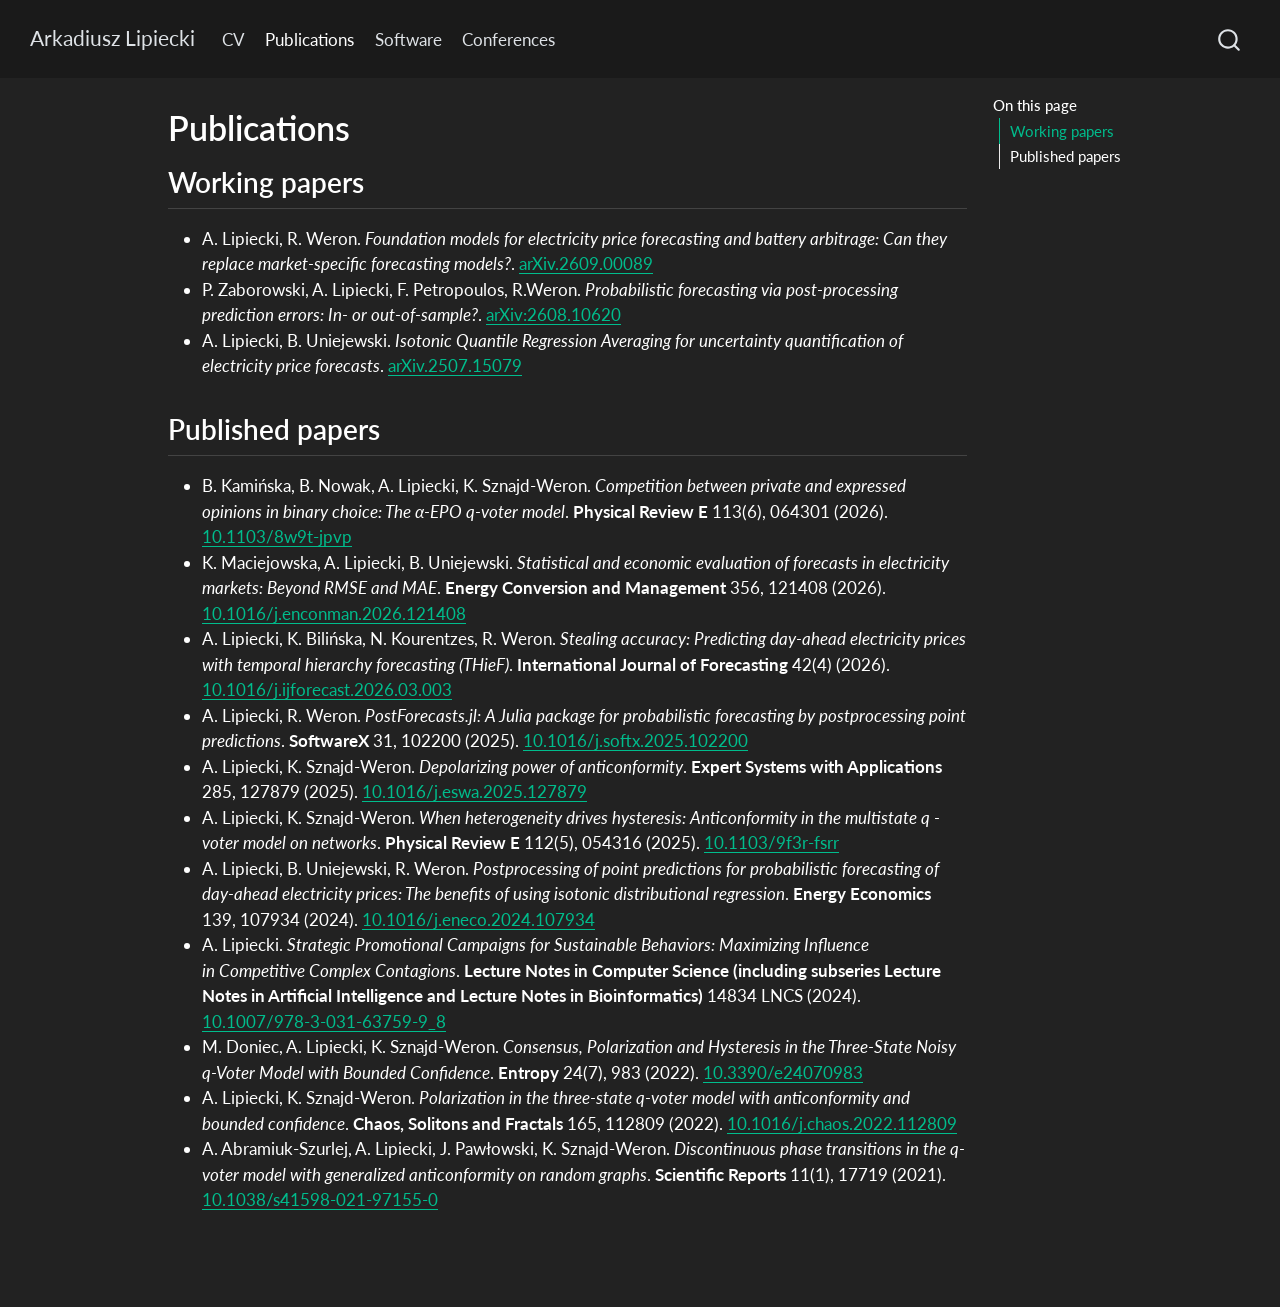
<file: docs/pubs.html>
<!DOCTYPE html>
<html xmlns="http://www.w3.org/1999/xhtml" lang="en" xml:lang="en"><head>

<meta charset="utf-8">
<meta name="generator" content="quarto-1.10.18">

<meta name="viewport" content="width=device-width, initial-scale=1.0, user-scalable=yes">


<title>Publications – Arkadiusz Lipiecki</title>
<style>
/* Default styles provided by pandoc.
** See https://pandoc.org/MANUAL.html#variables-for-html for config info.
*/
span.smallcaps{font-variant: small-caps;}
div.columns{display: flex; gap: 1.5em;}
div.column{flex: auto;}
@media screen {
div.columns{gap: min(4vw, 1.5em);}
div.column{overflow-x: auto;}
}
div.hanging-indent{margin-left: 1.5em; text-indent: -1.5em;}
ul.task-list{list-style: none;}
ul.task-list li input[type="checkbox"] {
  width: 0.8em;
  margin: 0 0.8em 0.2em -1em; /* quarto-specific, see https://github.com/quarto-dev/quarto-cli/issues/4556 */ 
  vertical-align: middle;
}
</style>


<script src="site_libs/quarto-nav/quarto-nav.js"></script>
<script src="site_libs/quarto-nav/headroom.min.js"></script>
<script src="site_libs/clipboard/clipboard.min.js"></script>
<script src="site_libs/quarto-search/autocomplete.umd.js"></script>
<script src="site_libs/quarto-search/fuse.min.js"></script>
<script src="site_libs/quarto-search/quarto-search.js"></script>
<meta name="quarto:offset" content="./">
<script src="site_libs/quarto-html/quarto.js" type="module"></script>
<script src="site_libs/quarto-html/tabsets/tabsets.js" type="module"></script>
<script src="site_libs/quarto-html/popper.min.js"></script>
<script src="site_libs/quarto-html/tippy.umd.min.js"></script>
<script src="site_libs/quarto-html/anchor.min.js"></script>
<link href="site_libs/quarto-html/tippy.css" rel="stylesheet">
<link href="site_libs/quarto-html/quarto-syntax-highlighting-dark-b85bc7c33db8c58e0ec93c3465666fed.css" rel="stylesheet" id="quarto-text-highlighting-styles">
<script src="site_libs/bootstrap/bootstrap.min.js"></script>
<link href="site_libs/bootstrap/bootstrap-icons.css" rel="stylesheet">
<link href="site_libs/bootstrap/bootstrap-2cc51f2c9f0196e06c78b1da95ca0432.min.css" rel="stylesheet" append-hash="true" id="quarto-bootstrap" data-mode="dark">
<script id="quarto-search-options" type="application/json">{
  "location": "navbar",
  "copy-button": false,
  "collapse-after": 3,
  "panel-placement": "end",
  "type": "overlay",
  "limit": 50,
  "keyboard-shortcut": [
    "f",
    "/",
    "s"
  ],
  "show-item-context": false,
  "language": {
    "search-no-results-text": "No results",
    "search-matching-documents-text": "matching documents",
    "search-copy-link-title": "Copy link to search",
    "search-hide-matches-text": "Hide additional matches",
    "search-more-match-text": "more match in this document",
    "search-more-matches-text": "more matches in this document",
    "search-clear-button-title": "Clear",
    "search-text-placeholder": "",
    "search-detached-cancel-button-title": "Cancel",
    "search-submit-button-title": "Submit",
    "search-label": "Search"
  }
}</script>


<link rel="stylesheet" href="styles.css">
</head>

<body class="nav-fixed quarto-light">

<div id="quarto-search-results"></div>
  <header id="quarto-header" class="headroom fixed-top">
    <nav class="navbar navbar-expand-lg " data-bs-theme="dark">
      <div class="navbar-container container-fluid">
      <div class="navbar-brand-container mx-auto">
    <a class="navbar-brand" href="./index.html">
    <span class="navbar-title">Arkadiusz Lipiecki</span>
    </a>
  </div>
            <div id="quarto-search" class="" title="Search"></div>
          <button class="navbar-toggler" type="button" data-bs-toggle="collapse" data-bs-target="#navbarCollapse" aria-controls="navbarCollapse" role="menu" aria-expanded="false" aria-label="Toggle navigation" onclick="if (window.quartoToggleHeadroom) { window.quartoToggleHeadroom(); }">
  <span class="navbar-toggler-icon"></span>
</button>
          <div class="collapse navbar-collapse" id="navbarCollapse">
            <ul class="navbar-nav navbar-nav-scroll me-auto">
  <li class="nav-item">
    <a class="nav-link" href="./cv.html"> 
<span class="menu-text">CV</span></a>
  </li>  
  <li class="nav-item">
    <a class="nav-link active" href="./pubs.html" aria-current="page"> 
<span class="menu-text">Publications</span></a>
  </li>  
  <li class="nav-item">
    <a class="nav-link" href="./software.html"> 
<span class="menu-text">Software</span></a>
  </li>  
  <li class="nav-item">
    <a class="nav-link" href="./confs.html"> 
<span class="menu-text">Conferences</span></a>
  </li>  
</ul>
          </div> <!-- /navcollapse -->
            <div class="quarto-navbar-tools">
</div>
      </div> <!-- /container-fluid -->
    </nav>
</header>
<!-- content -->
<div id="quarto-content" class="quarto-container page-columns page-rows-contents page-layout-article page-navbar">
<!-- sidebar -->
<!-- margin-sidebar -->
    <div id="quarto-margin-sidebar" class="sidebar margin-sidebar">
        <nav id="TOC" role="doc-toc" class="toc-active">
    <h2 id="toc-title">On this page</h2>
   
  <ul>
  <li><a href="#working-papers" id="toc-working-papers" class="nav-link active" data-scroll-target="#working-papers">Working papers</a></li>
  <li><a href="#published-papers" id="toc-published-papers" class="nav-link" data-scroll-target="#published-papers">Published papers</a></li>
  </ul>
</nav>
    </div>
<!-- main -->
<main class="content" id="quarto-document-content">

<header id="title-block-header" class="quarto-title-block default">
<div class="quarto-title">
<h1 class="title">Publications</h1>
</div>



<div class="quarto-title-meta">

    
  
    
  </div>
  


</header>


<section id="working-papers" class="level2">
<h2 class="anchored" data-anchor-id="working-papers">Working papers</h2>
<ul>
<li>A. Lipiecki, R. Weron. <em>Foundation models for electricity price forecasting and battery arbitrage: Can they replace market-specific forecasting models?</em>. <a href="https://doi.org/10.48550/arXiv.2609.00089">arXiv.2609.00089</a></li>
<li>P. Zaborowski, A. Lipiecki, F. Petropoulos, R.Weron. <em>Probabilistic forecasting via post-processing prediction errors: In- or out-of-sample?</em>. <a href="https://doi.org/10.48550/arXiv.2608.10620">arXiv:2608.10620</a></li>
<li>A. Lipiecki, B. Uniejewski. <em>Isotonic Quantile Regression Averaging for uncertainty quantification of electricity price forecasts</em>. <a href="https://doi.org/10.48550/arXiv.2507.15079">arXiv.2507.15079</a></li>
</ul>
</section>
<section id="published-papers" class="level2">
<h2 class="anchored" data-anchor-id="published-papers">Published papers</h2>
<ul>
<li>B. Kamińska, B. Nowak, A. Lipiecki, K. Sznajd-Weron. <em>Competition between private and expressed opinions in binary choice: The α-EPO q-voter model</em>. <strong>Physical Review E</strong> 113(6), 064301 (2026). <a href="https://doi.org/10.1103/8w9t-jpvp">10.1103/8w9t-jpvp</a></li>
<li>K. Maciejowska, A. Lipiecki, B. Uniejewski. <em>Statistical and economic evaluation of forecasts in electricity markets: Beyond RMSE and MAE</em>. <strong>Energy Conversion and Management</strong> 356, 121408 (2026). <a href="https://doi.org/10.1016/j.enconman.2026.121408">10.1016/j.enconman.2026.121408</a></li>
<li>A. Lipiecki, K. Bilińska, N. Kourentzes, R. Weron. <em>Stealing accuracy: Predicting day-ahead electricity prices with temporal hierarchy forecasting (THieF)</em>. <strong>International Journal of Forecasting</strong> 42(4) (2026). <a href="https://doi.org/10.1016/j.ijforecast.2026.03.003">10.1016/j.ijforecast.2026.03.003</a></li>
<li>A. Lipiecki, R. Weron. <em>PostForecasts.jl: A Julia package for probabilistic forecasting by postprocessing point predictions</em>. <strong>SoftwareX</strong> 31, 102200 (2025). <a href="https://doi.org/10.1016/j.softx.2025.102200">10.1016/j.softx.2025.102200</a></li>
<li>A. Lipiecki, K. Sznajd-Weron. <em>Depolarizing power of anticonformity</em>. <strong>Expert Systems with Applications</strong> 285, 127879 (2025). <a href="https://doi.org/10.1016/j.eswa.2025.127879">10.1016/j.eswa.2025.127879</a></li>
<li>A. Lipiecki, K. Sznajd-Weron. <em>When heterogeneity drives hysteresis: Anticonformity in the multistate q -voter model on networks</em>. <strong>Physical Review E</strong> 112(5), 054316 (2025). <a href="https://doi.org/10.1103/9f3r-fsrr">10.1103/9f3r-fsrr</a></li>
<li>A. Lipiecki, B. Uniejewski, R. Weron. <em>Postprocessing of point predictions for probabilistic forecasting of day-ahead electricity prices: The benefits of using isotonic distributional regression</em>. <strong>Energy Economics</strong> 139, 107934 (2024). <a href="https://doi.org/10.1016/j.eneco.2024.107934">10.1016/j.eneco.2024.107934</a></li>
<li>A. Lipiecki. <em>Strategic Promotional Campaigns for&nbsp;Sustainable Behaviors: Maximizing Influence in&nbsp;Competitive Complex Contagions</em>. <strong>Lecture Notes in Computer Science (including subseries Lecture Notes in Artificial Intelligence and Lecture Notes in Bioinformatics)</strong> 14834 LNCS (2024). <a href="https://doi.org/10.1007/978-3-031-63759-9_8">10.1007/978-3-031-63759-9_8</a></li>
<li>M. Doniec, A. Lipiecki, K. Sznajd-Weron. <em>Consensus, Polarization and Hysteresis in the Three-State Noisy q-Voter Model with Bounded Confidence</em>. <strong>Entropy</strong> 24(7), 983 (2022). <a href="https://doi.org/10.3390/e24070983">10.3390/e24070983</a></li>
<li>A. Lipiecki, K. Sznajd-Weron. <em>Polarization in the three-state q-voter model with anticonformity and bounded confidence</em>. <strong>Chaos, Solitons and Fractals</strong> 165, 112809 (2022). <a href="https://doi.org/10.1016/j.chaos.2022.112809">10.1016/j.chaos.2022.112809</a></li>
<li>A. Abramiuk-Szurlej, A. Lipiecki, J. Pawłowski, K. Sznajd-Weron. <em>Discontinuous phase transitions in the q-voter model with generalized anticonformity on random graphs</em>. <strong>Scientific Reports</strong> 11(1), 17719 (2021). <a href="https://doi.org/10.1038/s41598-021-97155-0">10.1038/s41598-021-97155-0</a></li>
</ul>


</section>

</main> <!-- /main -->
<script id="quarto-html-after-body" type="application/javascript">
  window.document.addEventListener("DOMContentLoaded", function (event) {
    const icon = "";
    const anchorJS = new window.AnchorJS();
    anchorJS.options = {
      placement: 'right',
      icon: icon
    };
    anchorJS.add('.anchored');
    const isCodeAnnotation = (el) => {
      for (const clz of el.classList) {
        if (clz.startsWith('code-annotation-')) {                     
          return true;
        }
      }
      return false;
    }
    const onCopySuccess = function(e) {
      // button target
      const button = e.trigger;
      // don't keep focus
      button.blur();
      // flash "checked"
      button.classList.add('code-copy-button-checked');
      var currentTitle = button.getAttribute("title");
      button.setAttribute("title", "Copied!");
      let tooltip;
      if (window.bootstrap) {
        button.setAttribute("data-bs-toggle", "tooltip");
        button.setAttribute("data-bs-placement", "left");
        button.setAttribute("data-bs-title", "Copied!");
        tooltip = new bootstrap.Tooltip(button, 
          { trigger: "manual", 
            customClass: "code-copy-button-tooltip",
            offset: [0, -8]});
        tooltip.show();    
      }
      setTimeout(function() {
        if (tooltip) {
          tooltip.hide();
          button.removeAttribute("data-bs-title");
          button.removeAttribute("data-bs-toggle");
          button.removeAttribute("data-bs-placement");
        }
        button.setAttribute("title", currentTitle);
        button.classList.remove('code-copy-button-checked');
      }, 1000);
      // clear code selection
      e.clearSelection();
    }
    const getTextToCopy = function(trigger) {
      const outerScaffold = trigger.parentElement.cloneNode(true);
      const codeEl = outerScaffold.querySelector('code');
      for (const childEl of codeEl.children) {
        if (isCodeAnnotation(childEl)) {
          childEl.remove();
        }
      }
      return codeEl.innerText;
    }
    const clipboard = new window.ClipboardJS('.code-copy-button:not([data-in-quarto-modal])', {
      text: getTextToCopy
    });
    clipboard.on('success', onCopySuccess);
    if (window.document.getElementById('quarto-embedded-source-code-modal')) {
      const clipboardModal = new window.ClipboardJS('.code-copy-button[data-in-quarto-modal]', {
        text: getTextToCopy,
        container: window.document.getElementById('quarto-embedded-source-code-modal')
      });
      clipboardModal.on('success', onCopySuccess);
    }
      var localhostRegex = new RegExp(/^(?:http|https):\/\/localhost\:?[0-9]*\//);
      var mailtoRegex = new RegExp(/^mailto:/);
        var filterRegex = new RegExp('/' + window.location.host + '/');
      var isInternal = (href) => {
          return filterRegex.test(href) || localhostRegex.test(href) || mailtoRegex.test(href);
      }
      // Inspect non-navigation links and adorn them if external
     var links = window.document.querySelectorAll('a[href]:not(.nav-link):not(.navbar-brand):not(.toc-action):not(.sidebar-link):not(.sidebar-item-toggle):not(.pagination-link):not(.no-external):not([aria-hidden]):not(.dropdown-item):not(.quarto-navigation-tool):not(.about-link)');
      for (var i=0; i<links.length; i++) {
        const link = links[i];
        if (!isInternal(link.href)) {
          // undo the damage that might have been done by quarto-nav.js in the case of
          // links that we want to consider external
          if (link.dataset.originalHref !== undefined) {
            link.href = link.dataset.originalHref;
          }
        }
      }
    function tippyHover(el, contentFn, onTriggerFn, onUntriggerFn) {
      const config = {
        allowHTML: true,
        maxWidth: 500,
        delay: 100,
        arrow: false,
        appendTo: function(el) {
            return el.parentElement;
        },
        interactive: true,
        interactiveBorder: 10,
        theme: 'quarto',
        placement: 'bottom-start',
      };
      if (contentFn) {
        config.content = contentFn;
      }
      if (onTriggerFn) {
        config.onTrigger = onTriggerFn;
      }
      if (onUntriggerFn) {
        config.onUntrigger = onUntriggerFn;
      }
      window.tippy(el, config); 
    }
    const noterefs = window.document.querySelectorAll('a[role="doc-noteref"]');
    for (var i=0; i<noterefs.length; i++) {
      const ref = noterefs[i];
      tippyHover(ref, function() {
        // use id or data attribute instead here
        let href = ref.getAttribute('data-footnote-href') || ref.getAttribute('href');
        try { href = new URL(href).hash; } catch {}
        const id = href.replace(/^#\/?/, "");
        const note = window.document.getElementById(id);
        if (note) {
          return note.innerHTML;
        } else {
          return "";
        }
      });
    }
    const xrefs = window.document.querySelectorAll('a.quarto-xref');
    const processXRef = (id, note) => {
      // Strip column container classes
      const stripColumnClz = (el) => {
        el.classList.remove("page-full", "page-columns");
        if (el.children) {
          for (const child of el.children) {
            stripColumnClz(child);
          }
        }
      }
      stripColumnClz(note)
      if (id === null || id.startsWith('sec-')) {
        // Special case sections, only their first couple elements
        const container = document.createElement("div");
        if (note.children && note.children.length > 2) {
          container.appendChild(note.children[0].cloneNode(true));
          for (let i = 1; i < note.children.length; i++) {
            const child = note.children[i];
            if (child.tagName === "P" && child.innerText === "") {
              continue;
            } else {
              container.appendChild(child.cloneNode(true));
              break;
            }
          }
          if (window.Quarto?.typesetMath) {
            window.Quarto.typesetMath(container);
          }
          return container.innerHTML
        } else {
          if (window.Quarto?.typesetMath) {
            window.Quarto.typesetMath(note);
          }
          return note.innerHTML;
        }
      } else {
        // Remove any anchor links if they are present
        const anchorLink = note.querySelector('a.anchorjs-link');
        if (anchorLink) {
          anchorLink.remove();
        }
        if (window.Quarto?.typesetMath) {
          window.Quarto.typesetMath(note);
        }
        if (note.classList.contains("callout")) {
          return note.outerHTML;
        } else {
          return note.innerHTML;
        }
      }
    }
    for (var i=0; i<xrefs.length; i++) {
      const xref = xrefs[i];
      tippyHover(xref, undefined, function(instance) {
        instance.disable();
        let url = xref.getAttribute('href');
        let hash = undefined; 
        if (url.startsWith('#')) {
          hash = url;
        } else {
          try { hash = new URL(url).hash; } catch {}
        }
        if (hash) {
          const id = hash.replace(/^#\/?/, "");
          const note = window.document.getElementById(id);
          if (note !== null) {
            try {
              const html = processXRef(id, note.cloneNode(true));
              instance.setContent(html);
            } finally {
              instance.enable();
              instance.show();
            }
          } else {
            // See if we can fetch this
            fetch(url.split('#')[0])
            .then(res => res.text())
            .then(html => {
              const parser = new DOMParser();
              const htmlDoc = parser.parseFromString(html, "text/html");
              const note = htmlDoc.getElementById(id);
              if (note !== null) {
                const html = processXRef(id, note);
                instance.setContent(html);
              } 
            }).finally(() => {
              instance.enable();
              instance.show();
            });
          }
        } else {
          // See if we can fetch a full url (with no hash to target)
          // This is a special case and we should probably do some content thinning / targeting
          fetch(url)
          .then(res => res.text())
          .then(html => {
            const parser = new DOMParser();
            const htmlDoc = parser.parseFromString(html, "text/html");
            const note = htmlDoc.querySelector('main.content');
            if (note !== null) {
              // This should only happen for chapter cross references
              // (since there is no id in the URL)
              // remove the first header
              if (note.children.length > 0 && note.children[0].tagName === "HEADER") {
                note.children[0].remove();
              }
              const html = processXRef(null, note);
              instance.setContent(html);
            } 
          }).finally(() => {
            instance.enable();
            instance.show();
          });
        }
      }, function(instance) {
      });
    }
        let selectedAnnoteEl;
        const selectorForAnnotation = ( cell, annotation) => {
          let cellAttr = 'data-code-cell="' + cell + '"';
          let lineAttr = 'data-code-annotation="' +  annotation + '"';
          const selector = 'span[' + cellAttr + '][' + lineAttr + ']';
          return selector;
        }
        const selectCodeLines = (annoteEl) => {
          const doc = window.document;
          const targetCell = annoteEl.getAttribute("data-target-cell");
          const targetAnnotation = annoteEl.getAttribute("data-target-annotation");
          const annoteSpan = window.document.querySelector(selectorForAnnotation(targetCell, targetAnnotation));
          const lines = annoteSpan.getAttribute("data-code-lines").split(",");
          const lineIds = lines.map((line) => {
            return targetCell + "-" + line;
          })
          let top = null;
          let height = null;
          let parent = null;
          if (lineIds.length > 0) {
              //compute the position of the single el (top and bottom and make a div)
              const el = window.document.getElementById(lineIds[0]);
              top = el.offsetTop;
              height = el.offsetHeight;
              parent = el.parentElement.parentElement;
            if (lineIds.length > 1) {
              const lastEl = window.document.getElementById(lineIds[lineIds.length - 1]);
              const bottom = lastEl.offsetTop + lastEl.offsetHeight;
              height = bottom - top;
            }
            if (top !== null && height !== null && parent !== null) {
              // cook up a div (if necessary) and position it 
              let div = window.document.getElementById("code-annotation-line-highlight");
              if (div === null) {
                div = window.document.createElement("div");
                div.setAttribute("id", "code-annotation-line-highlight");
                div.style.position = 'absolute';
                parent.appendChild(div);
              }
              div.style.top = top - 2 + "px";
              div.style.height = height + 4 + "px";
              div.style.left = 0;
              let gutterDiv = window.document.getElementById("code-annotation-line-highlight-gutter");
              if (gutterDiv === null) {
                gutterDiv = window.document.createElement("div");
                gutterDiv.setAttribute("id", "code-annotation-line-highlight-gutter");
                gutterDiv.style.position = 'absolute';
                const codeCell = window.document.getElementById(targetCell);
                const gutter = codeCell.querySelector('.code-annotation-gutter');
                gutter.appendChild(gutterDiv);
              }
              gutterDiv.style.top = top - 2 + "px";
              gutterDiv.style.height = height + 4 + "px";
            }
            selectedAnnoteEl = annoteEl;
          }
        };
        const unselectCodeLines = () => {
          const elementsIds = ["code-annotation-line-highlight", "code-annotation-line-highlight-gutter"];
          elementsIds.forEach((elId) => {
            const div = window.document.getElementById(elId);
            if (div) {
              div.remove();
            }
          });
          selectedAnnoteEl = undefined;
        };
          // Handle positioning of the toggle
      window.addEventListener(
        "resize",
        throttle(() => {
          elRect = undefined;
          if (selectedAnnoteEl) {
            selectCodeLines(selectedAnnoteEl);
          }
        }, 10)
      );
      function throttle(fn, ms) {
      let throttle = false;
      let timer;
        return (...args) => {
          if(!throttle) { // first call gets through
              fn.apply(this, args);
              throttle = true;
          } else { // all the others get throttled
              if(timer) clearTimeout(timer); // cancel #2
              timer = setTimeout(() => {
                fn.apply(this, args);
                timer = throttle = false;
              }, ms);
          }
        };
      }
        // Attach click handler to the DT
        const annoteDls = window.document.querySelectorAll('dt[data-target-cell]');
        for (const annoteDlNode of annoteDls) {
          annoteDlNode.addEventListener('click', (event) => {
            const clickedEl = event.target;
            if (clickedEl !== selectedAnnoteEl) {
              unselectCodeLines();
              const activeEl = window.document.querySelector('dt[data-target-cell].code-annotation-active');
              if (activeEl) {
                activeEl.classList.remove('code-annotation-active');
              }
              selectCodeLines(clickedEl);
              clickedEl.classList.add('code-annotation-active');
            } else {
              // Unselect the line
              unselectCodeLines();
              clickedEl.classList.remove('code-annotation-active');
            }
          });
        }
    const findCites = (el) => {
      const parentEl = el.parentElement;
      if (parentEl) {
        const cites = parentEl.dataset.cites;
        if (cites) {
          return {
            el,
            cites: cites.split(' ')
          };
        } else {
          return findCites(el.parentElement)
        }
      } else {
        return undefined;
      }
    };
    var bibliorefs = window.document.querySelectorAll('a[role="doc-biblioref"]');
    for (var i=0; i<bibliorefs.length; i++) {
      const ref = bibliorefs[i];
      const citeInfo = findCites(ref);
      if (citeInfo) {
        tippyHover(citeInfo.el, function() {
          var popup = window.document.createElement('div');
          citeInfo.cites.forEach(function(cite) {
            var citeDiv = window.document.createElement('div');
            citeDiv.classList.add('hanging-indent');
            citeDiv.classList.add('csl-entry');
            var biblioDiv = window.document.getElementById('ref-' + cite);
            if (biblioDiv) {
              citeDiv.innerHTML = biblioDiv.innerHTML;
            }
            popup.appendChild(citeDiv);
          });
          return popup.innerHTML;
        });
      }
    }
  });
  </script>
</div> <!-- /content -->




</body></html>
</file>
<file: docs/site_libs/quarto-html/tippy.css>
.tippy-box[data-animation=fade][data-state=hidden]{opacity:0}[data-tippy-root]{max-width:calc(100vw - 10px)}.tippy-box{position:relative;background-color:#333;color:#fff;border-radius:4px;font-size:14px;line-height:1.4;white-space:normal;outline:0;transition-property:transform,visibility,opacity}.tippy-box[data-placement^=top]>.tippy-arrow{bottom:0}.tippy-box[data-placement^=top]>.tippy-arrow:before{bottom:-7px;left:0;border-width:8px 8px 0;border-top-color:initial;transform-origin:center top}.tippy-box[data-placement^=bottom]>.tippy-arrow{top:0}.tippy-box[data-placement^=bottom]>.tippy-arrow:before{top:-7px;left:0;border-width:0 8px 8px;border-bottom-color:initial;transform-origin:center bottom}.tippy-box[data-placement^=left]>.tippy-arrow{right:0}.tippy-box[data-placement^=left]>.tippy-arrow:before{border-width:8px 0 8px 8px;border-left-color:initial;right:-7px;transform-origin:center left}.tippy-box[data-placement^=right]>.tippy-arrow{left:0}.tippy-box[data-placement^=right]>.tippy-arrow:before{left:-7px;border-width:8px 8px 8px 0;border-right-color:initial;transform-origin:center right}.tippy-box[data-inertia][data-state=visible]{transition-timing-function:cubic-bezier(.54,1.5,.38,1.11)}.tippy-arrow{width:16px;height:16px;color:#333}.tippy-arrow:before{content:"";position:absolute;border-color:transparent;border-style:solid}.tippy-content{position:relative;padding:5px 9px;z-index:1}
</file>
<file: docs/site_libs/quarto-html/quarto-syntax-highlighting-dark-b85bc7c33db8c58e0ec93c3465666fed.css>
/* quarto syntax highlight colors */
:root {
  --quarto-hl-al-color: #f07178;
  --quarto-hl-an-color: #d4d0ab;
  --quarto-hl-at-color: #00e0e0;
  --quarto-hl-bn-color: #d4d0ab;
  --quarto-hl-bu-color: #abe338;
  --quarto-hl-ch-color: #abe338;
  --quarto-hl-co-color: #f8f8f2;
  --quarto-hl-cv-color: #ffd700;
  --quarto-hl-cn-color: #ffd700;
  --quarto-hl-cf-color: #ffa07a;
  --quarto-hl-dt-color: #ffa07a;
  --quarto-hl-dv-color: #d4d0ab;
  --quarto-hl-do-color: #f8f8f2;
  --quarto-hl-er-color: #f07178;
  --quarto-hl-ex-color: #00e0e0;
  --quarto-hl-fl-color: #d4d0ab;
  --quarto-hl-fu-color: #ffa07a;
  --quarto-hl-im-color: #abe338;
  --quarto-hl-in-color: #d4d0ab;
  --quarto-hl-kw-color: #ffa07a;
  --quarto-hl-op-color: #ffa07a;
  --quarto-hl-ot-color: #00e0e0;
  --quarto-hl-pp-color: #dcc6e0;
  --quarto-hl-re-color: #00e0e0;
  --quarto-hl-sc-color: #abe338;
  --quarto-hl-ss-color: #abe338;
  --quarto-hl-st-color: #abe338;
  --quarto-hl-va-color: #00e0e0;
  --quarto-hl-vs-color: #abe338;
  --quarto-hl-wa-color: #dcc6e0;
}

/* other quarto variables */
:root {
  --quarto-font-monospace: SFMono-Regular, Menlo, Monaco, Consolas, "Liberation Mono", "Courier New", monospace;
}

/* syntax highlight based on Pandoc's rules */
pre > code.sourceCode > span {
  color: #f8f8f2;
}

code.sourceCode > span {
  color: #f8f8f2;
}

div.sourceCode,
div.sourceCode pre.sourceCode {
  color: #f8f8f2;
}

/* Normal */
code span {
  color: #f8f8f2;
}

/* Alert */
code span.al {
  color: #f07178;
}

/* Annotation */
code span.an {
  color: #d4d0ab;
}

/* Attribute */
code span.at {
  color: #00e0e0;
}

/* BaseN */
code span.bn {
  color: #d4d0ab;
}

/* BuiltIn */
code span.bu {
  color: #abe338;
}

/* ControlFlow */
code span.cf {
  font-weight: bold;
  color: #ffa07a;
}

/* Char */
code span.ch {
  color: #abe338;
}

/* Constant */
code span.cn {
  color: #ffd700;
}

/* Comment */
code span.co {
  font-style: italic;
  color: #f8f8f2;
}

/* CommentVar */
code span.cv {
  color: #ffd700;
}

/* Documentation */
code span.do {
  color: #f8f8f2;
}

/* DataType */
code span.dt {
  color: #ffa07a;
}

/* DecVal */
code span.dv {
  color: #d4d0ab;
}

/* Error */
code span.er {
  color: #f07178;
  text-decoration: underline;
}

/* Extension */
code span.ex {
  font-weight: bold;
  color: #00e0e0;
}

/* Float */
code span.fl {
  color: #d4d0ab;
}

/* Function */
code span.fu {
  color: #ffa07a;
}

/* Import */
code span.im {
  color: #abe338;
}

/* Information */
code span.in {
  color: #d4d0ab;
}

/* Keyword */
code span.kw {
  font-weight: bold;
  color: #ffa07a;
}

/* Operator */
code span.op {
  color: #ffa07a;
}

/* Other */
code span.ot {
  color: #00e0e0;
}

/* Preprocessor */
code span.pp {
  color: #dcc6e0;
}

/* RegionMarker */
code span.re {
  background-color: #f8f8f2;
  color: #00e0e0;
}

/* SpecialChar */
code span.sc {
  color: #abe338;
}

/* SpecialString */
code span.ss {
  color: #abe338;
}

/* String */
code span.st {
  color: #abe338;
}

/* Variable */
code span.va {
  color: #00e0e0;
}

/* VerbatimString */
code span.vs {
  color: #abe338;
}

/* Warning */
code span.wa {
  color: #dcc6e0;
}

.prevent-inlining {
  content: "</";
}

/*# sourceMappingURL=4ed8f1090dec6531da29ab00902aa718.css.map */
</file>
<file: docs/styles.css>
.pdf-container {
  width: min(100%, 1200px);
  margin-inline: auto;
  padding: clamp(0.5rem, 2vw, 1.5rem);
  box-sizing: border-box;
}

.pdf-frame {
  display: block;
  width: 100%;
  aspect-ratio: 8.5 / 11;
  height: auto;
  min-height: 60vh;
  border-radius: 0.5rem;
  background: #fff;
}
</file>
